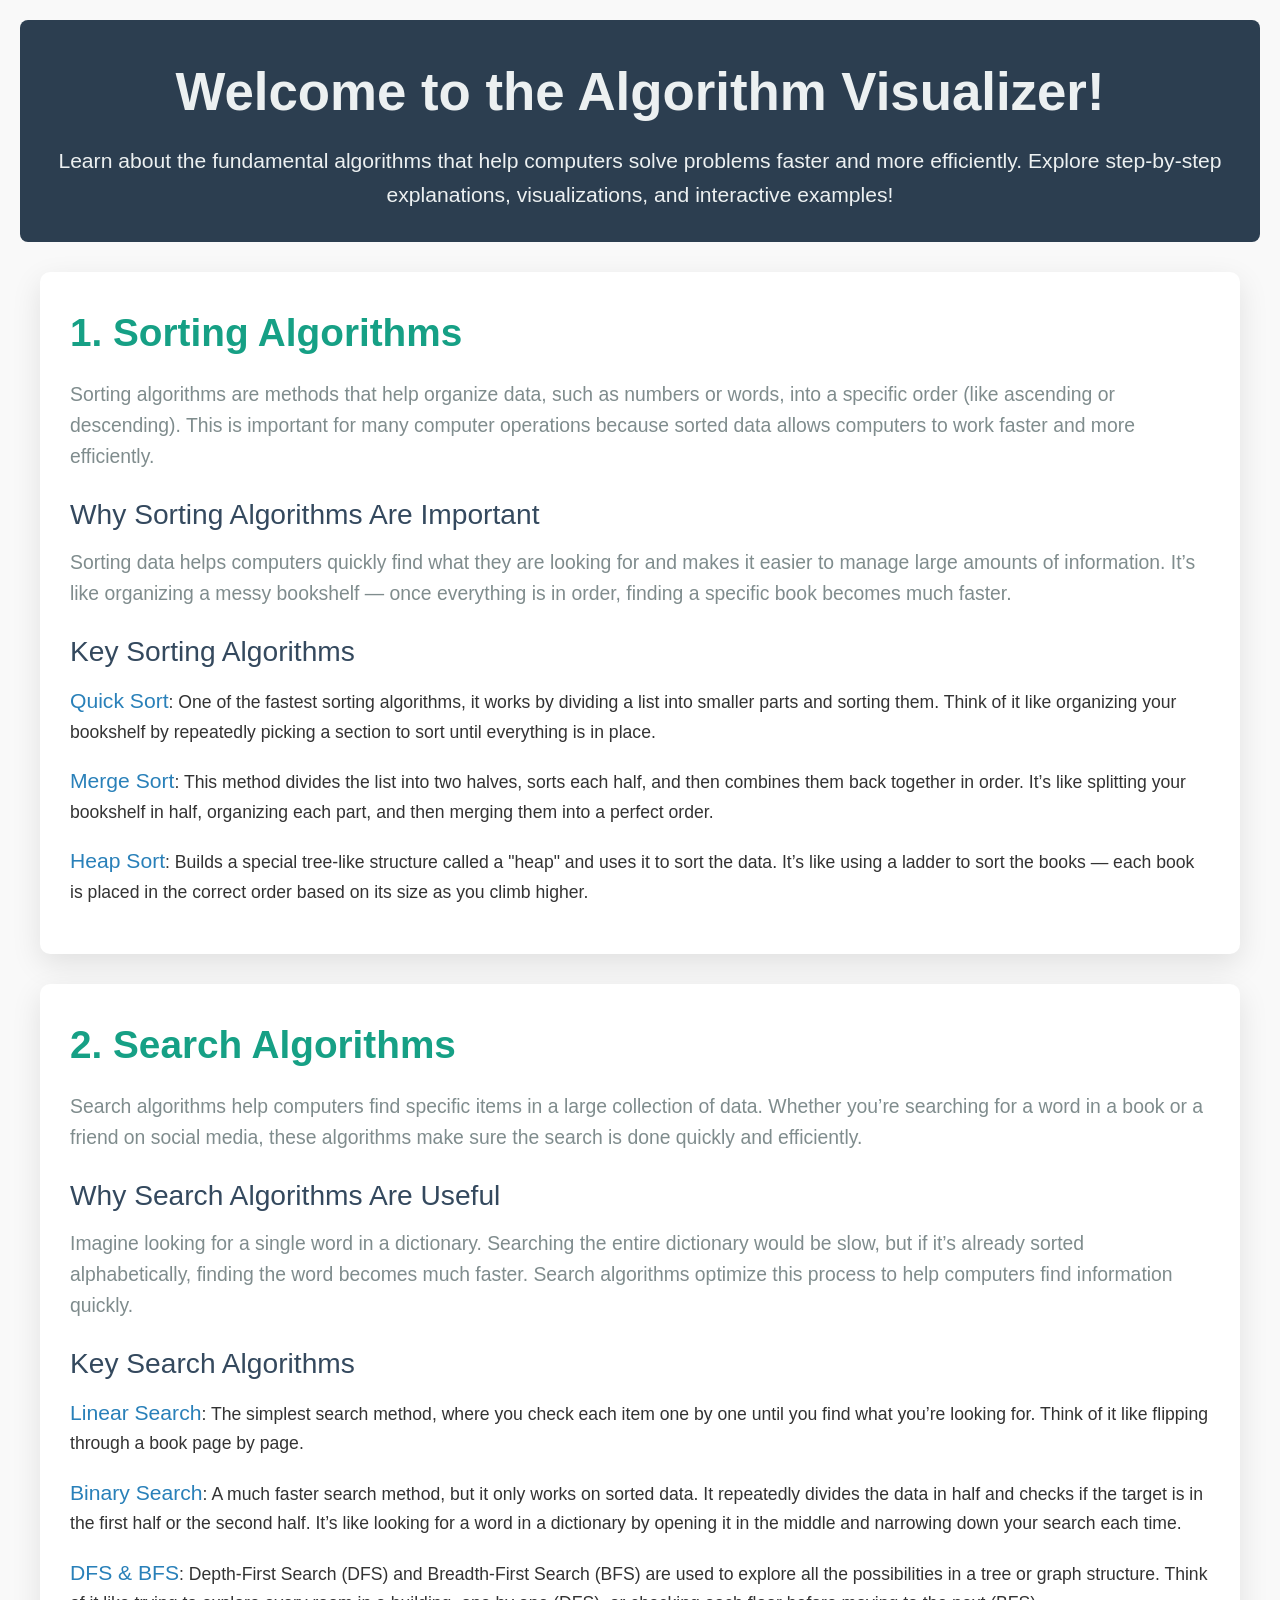
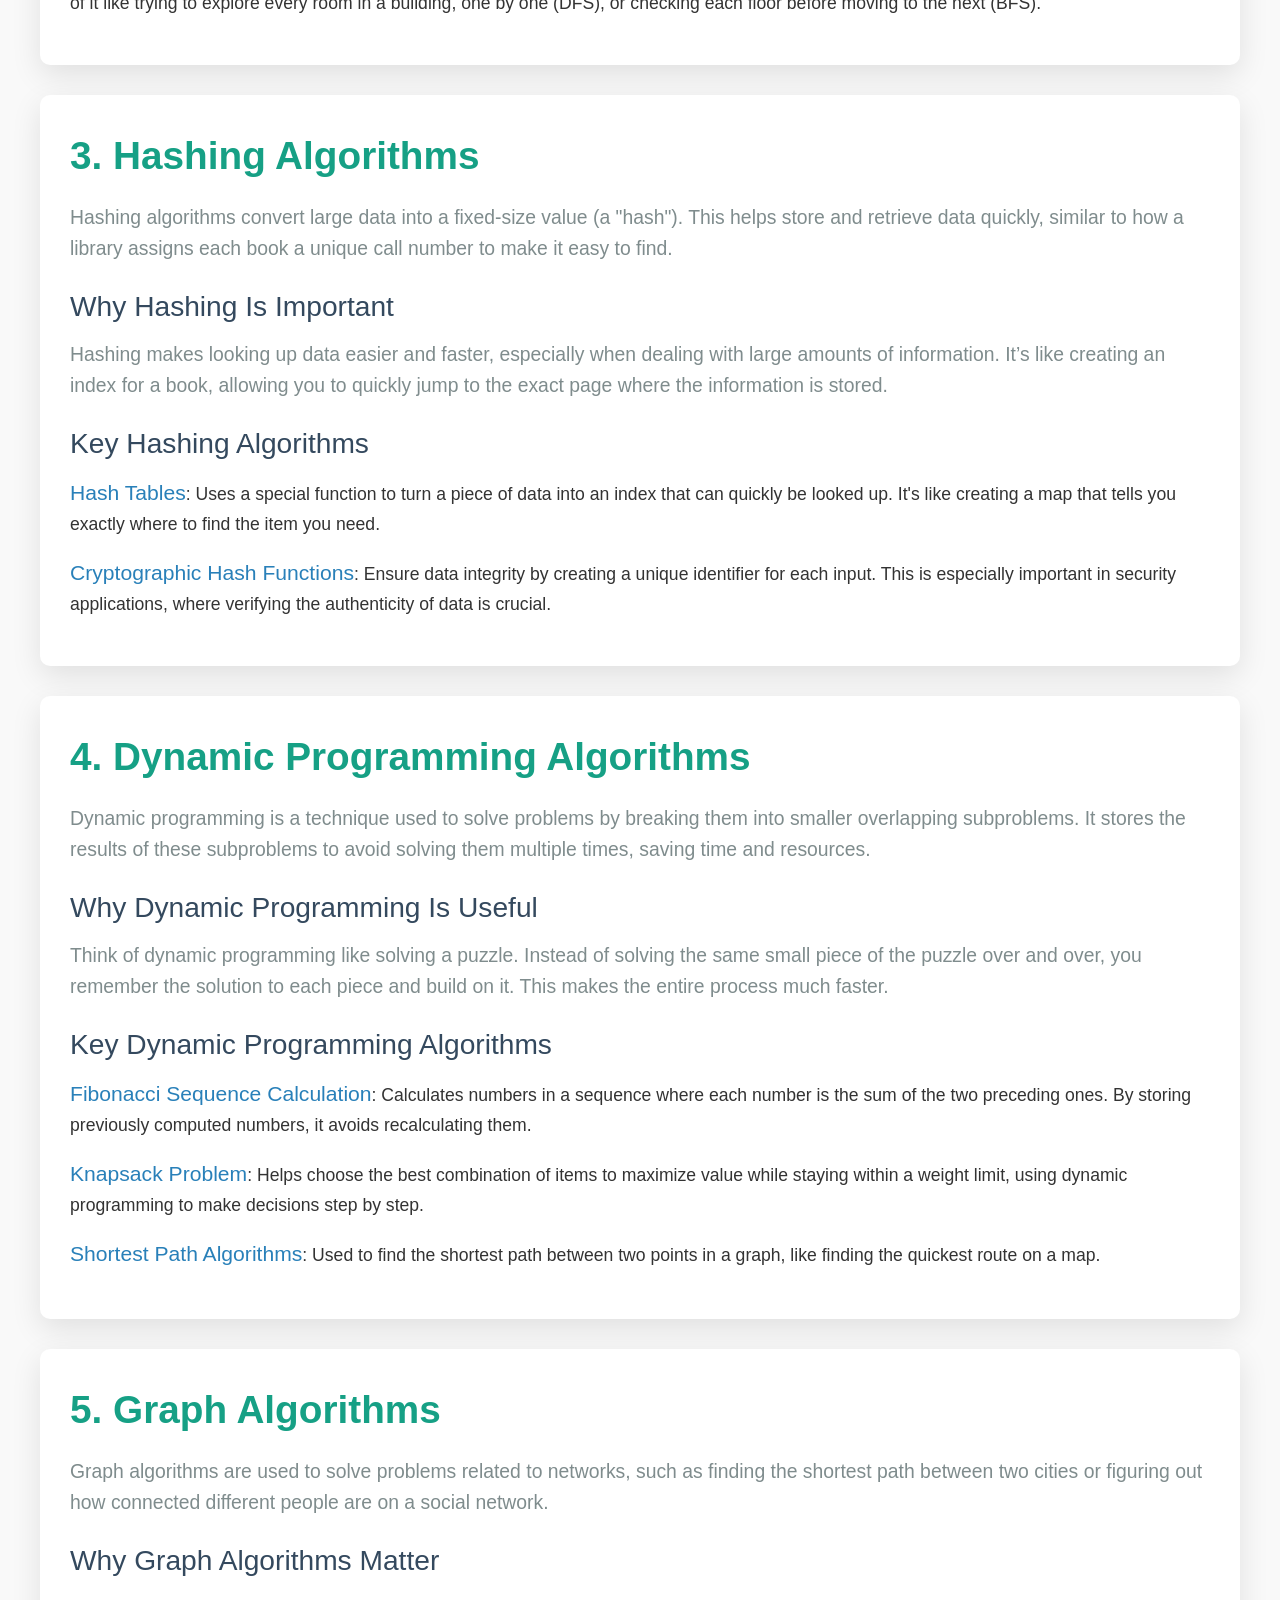
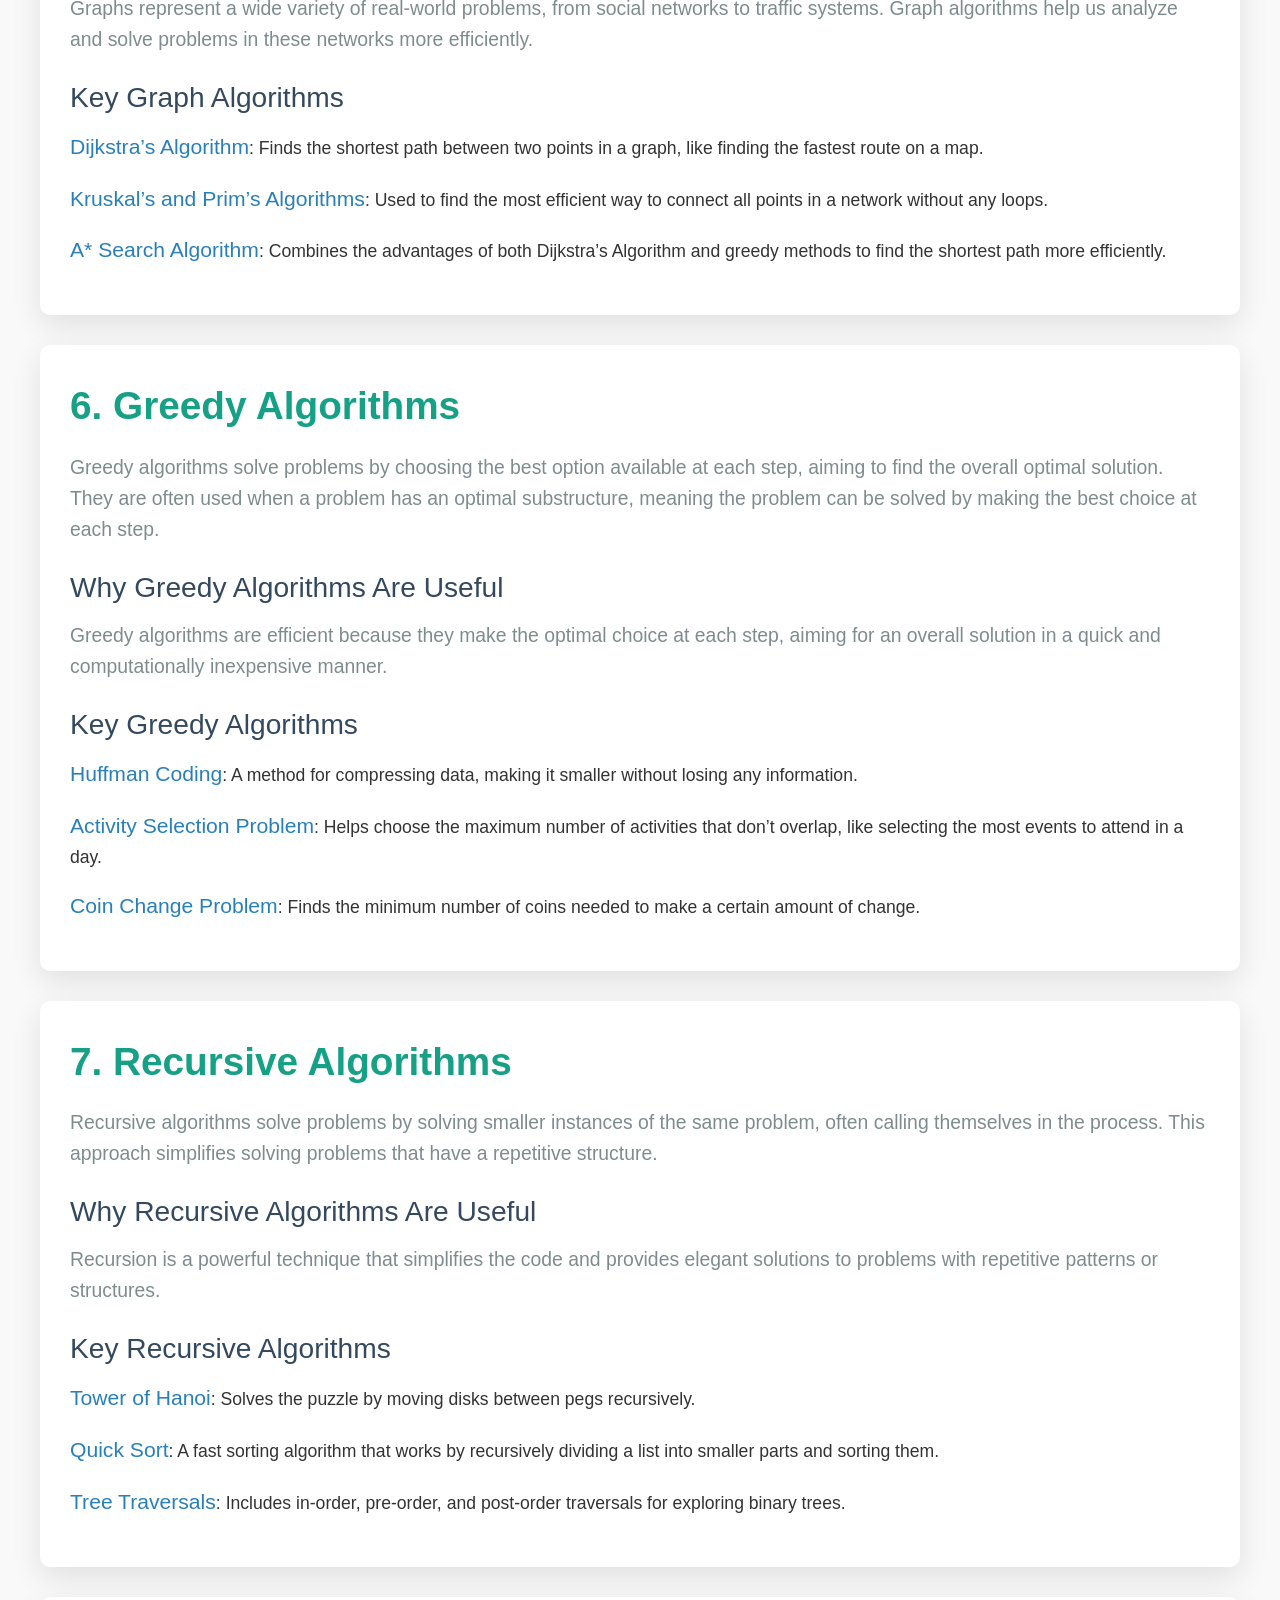
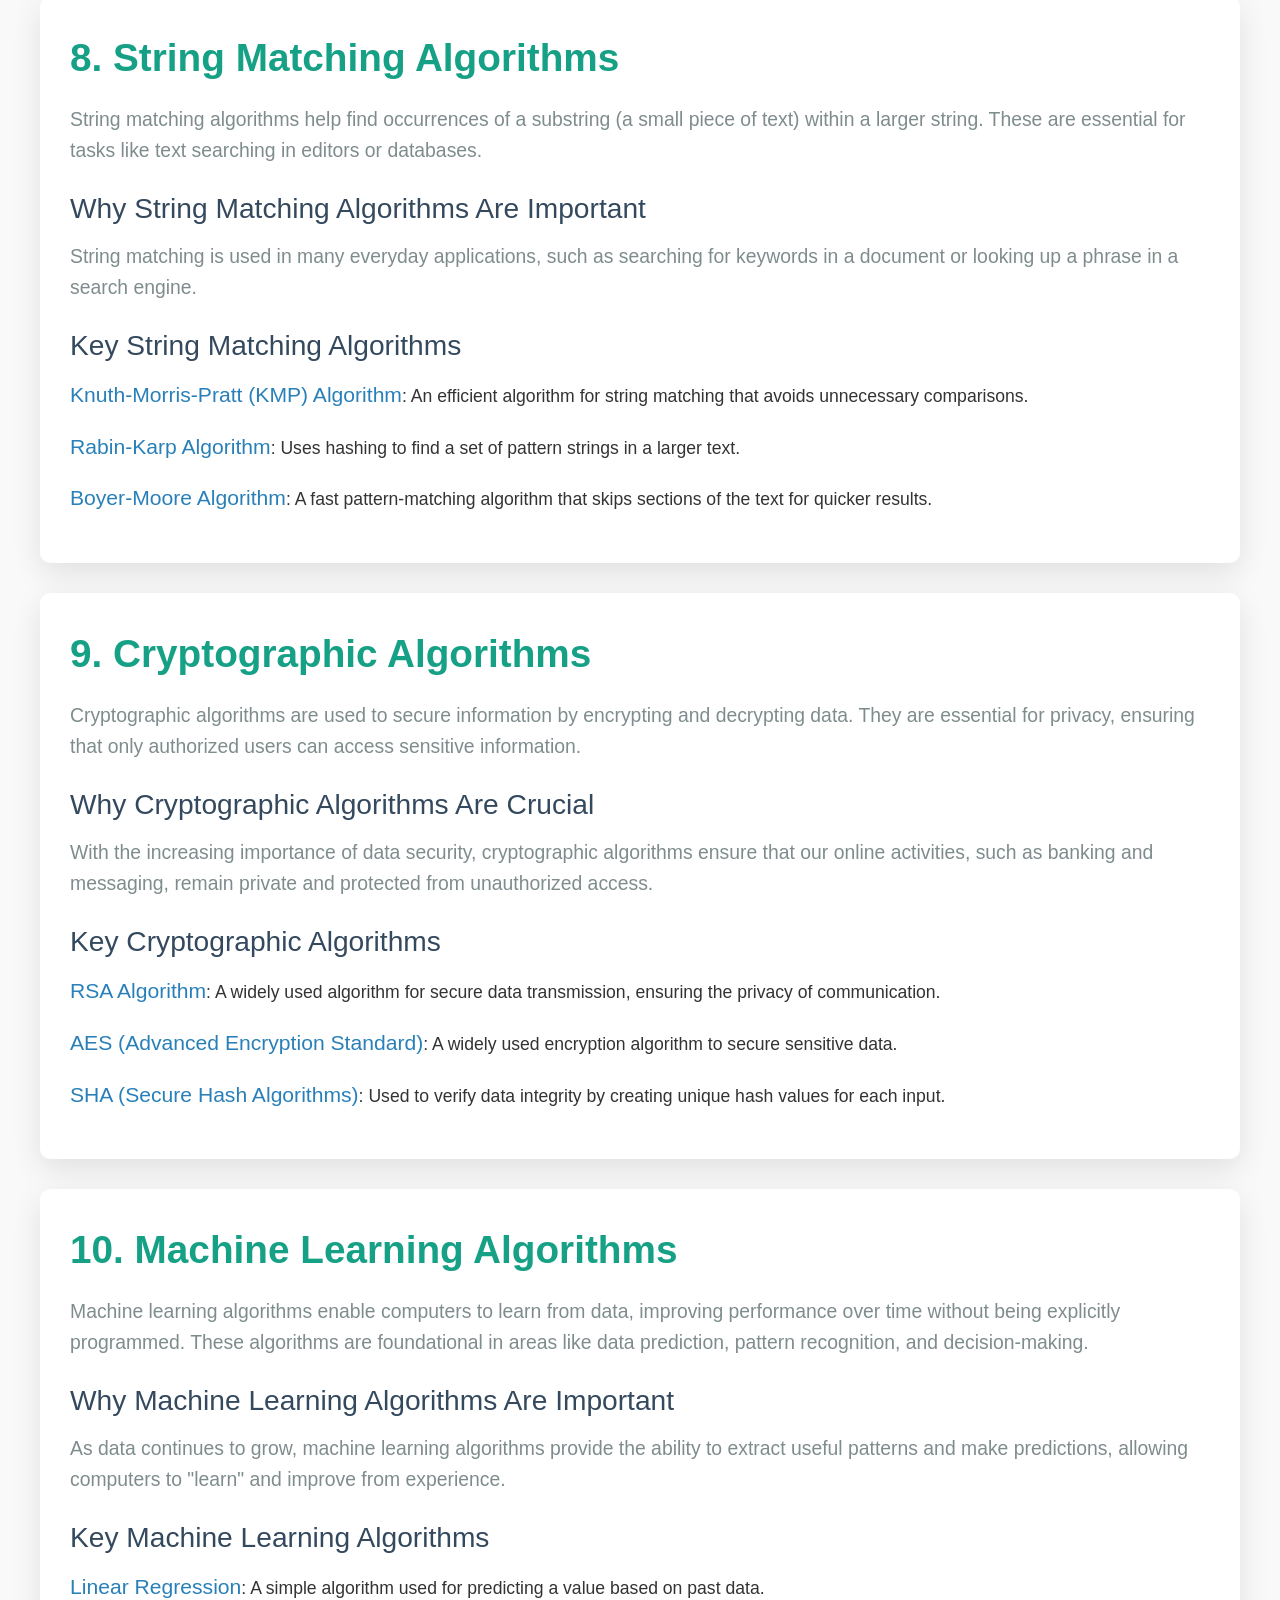
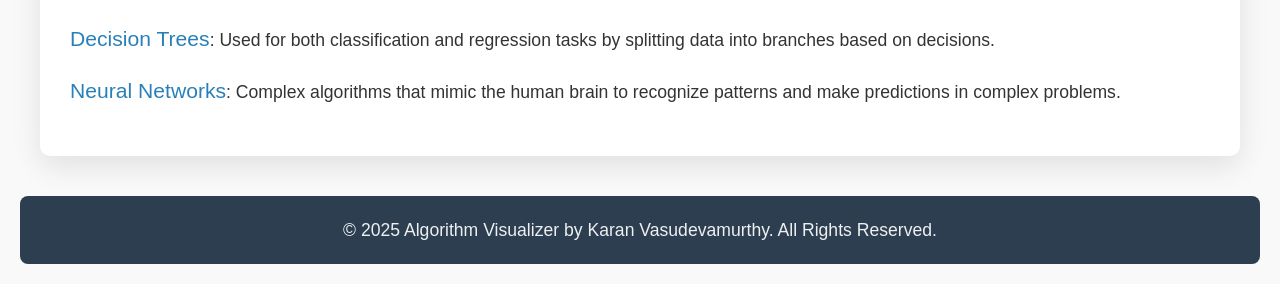
<file: index.html>
<!DOCTYPE html>
<html lang="en">
<head>
    <meta charset="UTF-8">
    <meta name="viewport" content="width=device-width, initial-scale=1.0">
    <title>Algorithm Visualizer</title>
    <link rel="stylesheet" href="styles.css">
</head>

<script>
    function showUnderConstruction() {
        alert("We are still working on this site! It should be up pretty soon.");
    }
</script>
<body>
    <header>
        <h1>Welcome to the Algorithm Visualizer!</h1>
        <p>Learn about the fundamental algorithms that help computers solve problems faster and more efficiently. Explore step-by-step explanations, visualizations, and interactive examples!</p>
    </header>

    <main>
        <section>
            <h2>1. Sorting Algorithms</h2>
            <p>Sorting algorithms are methods that help organize data, such as numbers or words, into a specific order (like ascending or descending). This is important for many computer operations because sorted data allows computers to work faster and more efficiently.</p>
            <h3>Why Sorting Algorithms Are Important</h3>
            <p>Sorting data helps computers quickly find what they are looking for and makes it easier to manage large amounts of information. It’s like organizing a messy bookshelf — once everything is in order, finding a specific book becomes much faster.</p>
            <h3>Key Sorting Algorithms</h3>
            <ul>
                <li><a href="algorithms/quick_sort.html">Quick Sort</a>: One of the fastest sorting algorithms, it works by dividing a list into smaller parts and sorting them. Think of it like organizing your bookshelf by repeatedly picking a section to sort until everything is in place.</li>
                <li><a href="#" onclick="showUnderConstruction(); return false;">Merge Sort</a>: This method divides the list into two halves, sorts each half, and then combines them back together in order. It’s like splitting your bookshelf in half, organizing each part, and then merging them into a perfect order.</li>
                <li><a href="#" onclick="showUnderConstruction(); return false;">Heap Sort</a>: Builds a special tree-like structure called a "heap" and uses it to sort the data. It’s like using a ladder to sort the books — each book is placed in the correct order based on its size as you climb higher.</li>
            </ul>
        </section>

        <section>
            <h2>2. Search Algorithms</h2>
            <p>Search algorithms help computers find specific items in a large collection of data. Whether you’re searching for a word in a book or a friend on social media, these algorithms make sure the search is done quickly and efficiently.</p>
            <h3>Why Search Algorithms Are Useful</h3>
            <p>Imagine looking for a single word in a dictionary. Searching the entire dictionary would be slow, but if it’s already sorted alphabetically, finding the word becomes much faster. Search algorithms optimize this process to help computers find information quickly.</p>
            <h3>Key Search Algorithms</h3>
            <ul>
                <li><a href="algorithms/linear_search.html">Linear Search</a>: The simplest search method, where you check each item one by one until you find what you’re looking for. Think of it like flipping through a book page by page.</li>
                <li><a href="#" onclick="showUnderConstruction(); return false;">Binary Search</a>: A much faster search method, but it only works on sorted data. It repeatedly divides the data in half and checks if the target is in the first half or the second half. It’s like looking for a word in a dictionary by opening it in the middle and narrowing down your search each time.</li>
                <li><a href="#" onclick="showUnderConstruction(); return false;">DFS & BFS</a>: Depth-First Search (DFS) and Breadth-First Search (BFS) are used to explore all the possibilities in a tree or graph structure. Think of it like trying to explore every room in a building, one by one (DFS), or checking each floor before moving to the next (BFS).</li>
            </ul>
        </section>

        <section>
            <h2>3. Hashing Algorithms</h2>
            <p>Hashing algorithms convert large data into a fixed-size value (a "hash"). This helps store and retrieve data quickly, similar to how a library assigns each book a unique call number to make it easy to find.</p>
            <h3>Why Hashing Is Important</h3>
            <p>Hashing makes looking up data easier and faster, especially when dealing with large amounts of information. It’s like creating an index for a book, allowing you to quickly jump to the exact page where the information is stored.</p>
            <h3>Key Hashing Algorithms</h3>
            <ul>
                <li><a href="#" onclick="showUnderConstruction(); return false;">Hash Tables</a>: Uses a special function to turn a piece of data into an index that can quickly be looked up. It's like creating a map that tells you exactly where to find the item you need.</li>
                <li><a href="#" onclick="showUnderConstruction(); return false;">Cryptographic Hash Functions</a>: Ensure data integrity by creating a unique identifier for each input. This is especially important in security applications, where verifying the authenticity of data is crucial.</li>
            </ul>
        </section>

        <section>
            <h2>4. Dynamic Programming Algorithms</h2>
            <p>Dynamic programming is a technique used to solve problems by breaking them into smaller overlapping subproblems. It stores the results of these subproblems to avoid solving them multiple times, saving time and resources.</p>
            <h3>Why Dynamic Programming Is Useful</h3>
            <p>Think of dynamic programming like solving a puzzle. Instead of solving the same small piece of the puzzle over and over, you remember the solution to each piece and build on it. This makes the entire process much faster.</p>
            <h3>Key Dynamic Programming Algorithms</h3>
            <ul>
                <li><a href="#" onclick="showUnderConstruction(); return false;">Fibonacci Sequence Calculation</a>: Calculates numbers in a sequence where each number is the sum of the two preceding ones. By storing previously computed numbers, it avoids recalculating them.</li>
                <li><a href="#" onclick="showUnderConstruction(); return false;">Knapsack Problem</a>: Helps choose the best combination of items to maximize value while staying within a weight limit, using dynamic programming to make decisions step by step.</li>
                <li><a href="#" onclick="showUnderConstruction(); return false;">Shortest Path Algorithms</a>: Used to find the shortest path between two points in a graph, like finding the quickest route on a map.</li>
            </ul>
        </section>

        <section>
            <h2>5. Graph Algorithms</h2>
            <p>Graph algorithms are used to solve problems related to networks, such as finding the shortest path between two cities or figuring out how connected different people are on a social network.</p>
            <h3>Why Graph Algorithms Matter</h3>
            <p>Graphs represent a wide variety of real-world problems, from social networks to traffic systems. Graph algorithms help us analyze and solve problems in these networks more efficiently.</p>
            <h3>Key Graph Algorithms</h3>
            <ul>
                <li><a href="#" onclick="showUnderConstruction(); return false;">Dijkstra’s Algorithm</a>: Finds the shortest path between two points in a graph, like finding the fastest route on a map.</li>
                <li><a href="#" onclick="showUnderConstruction(); return false;">Kruskal’s and Prim’s Algorithms</a>: Used to find the most efficient way to connect all points in a network without any loops.</li>
                <li><a href="#" onclick="showUnderConstruction(); return false;">A* Search Algorithm</a>: Combines the advantages of both Dijkstra’s Algorithm and greedy methods to find the shortest path more efficiently.</li>
            </ul>
        </section>

        <section>
            <h2>6. Greedy Algorithms</h2>
            <p>Greedy algorithms solve problems by choosing the best option available at each step, aiming to find the overall optimal solution. They are often used when a problem has an optimal substructure, meaning the problem can be solved by making the best choice at each step.</p>
            <h3>Why Greedy Algorithms Are Useful</h3>
            <p>Greedy algorithms are efficient because they make the optimal choice at each step, aiming for an overall solution in a quick and computationally inexpensive manner.</p>
            <h3>Key Greedy Algorithms</h3>
            <ul>
                <li><a href="#" onclick="showUnderConstruction(); return false;">Huffman Coding</a>: A method for compressing data, making it smaller without losing any information.</li>
                <li><a href="algorithms/activity_selection.html">Activity Selection Problem</a>: Helps choose the maximum number of activities that don’t overlap, like selecting the most events to attend in a day.</li>
                <li><a href="algorithms/coin_change_problem.html">Coin Change Problem</a>: Finds the minimum number of coins needed to make a certain amount of change.</li>
            </ul>
        </section>

        <section>
            <h2>7. Recursive Algorithms</h2>
            <p>Recursive algorithms solve problems by solving smaller instances of the same problem, often calling themselves in the process. This approach simplifies solving problems that have a repetitive structure.</p>
            <h3>Why Recursive Algorithms Are Useful</h3>
            <p>Recursion is a powerful technique that simplifies the code and provides elegant solutions to problems with repetitive patterns or structures.</p>
            <h3>Key Recursive Algorithms</h3>
            <ul>
                <li><a href="algorithms/tower_of_hanoi.html">Tower of Hanoi</a>: Solves the puzzle by moving disks between pegs recursively.</li>
                <li><a href="algorithms/quick_sort.html">Quick Sort</a>: A fast sorting algorithm that works by recursively dividing a list into smaller parts and sorting them.</li>
                <li><a href="algorithms/tree_traversals.html">Tree Traversals</a>: Includes in-order, pre-order, and post-order traversals for exploring binary trees.</li>
            </ul>
        </section>

        <section>
            <h2>8. String Matching Algorithms</h2>
            <p>String matching algorithms help find occurrences of a substring (a small piece of text) within a larger string. These are essential for tasks like text searching in editors or databases.</p>
            <h3>Why String Matching Algorithms Are Important</h3>
            <p>String matching is used in many everyday applications, such as searching for keywords in a document or looking up a phrase in a search engine.</p>
            <h3>Key String Matching Algorithms</h3>
            <ul>
                <li><a href="algorithms/kmp_algorithm.html">Knuth-Morris-Pratt (KMP) Algorithm</a>: An efficient algorithm for string matching that avoids unnecessary comparisons.</li>
                <li><a href="algorithms/rabin_karp_algorithm.html">Rabin-Karp Algorithm</a>: Uses hashing to find a set of pattern strings in a larger text.</li>
                <li><a href="algorithms/boyer_moore_algorithm.html">Boyer-Moore Algorithm</a>: A fast pattern-matching algorithm that skips sections of the text for quicker results.</li>
            </ul>
        </section>

        <section>
            <h2>9. Cryptographic Algorithms</h2>
            <p>Cryptographic algorithms are used to secure information by encrypting and decrypting data. They are essential for privacy, ensuring that only authorized users can access sensitive information.</p>
            <h3>Why Cryptographic Algorithms Are Crucial</h3>
            <p>With the increasing importance of data security, cryptographic algorithms ensure that our online activities, such as banking and messaging, remain private and protected from unauthorized access.</p>
            <h3>Key Cryptographic Algorithms</h3>
            <ul>
                <li><a href="algorithms/rsa_algorithm.html">RSA Algorithm</a>: A widely used algorithm for secure data transmission, ensuring the privacy of communication.</li>
                <li><a href="algorithms/aes_algorithm.html">AES (Advanced Encryption Standard)</a>: A widely used encryption algorithm to secure sensitive data.</li>
                <li><a href="algorithms/sha_algorithm.html">SHA (Secure Hash Algorithms)</a>: Used to verify data integrity by creating unique hash values for each input.</li>
            </ul>
        </section>

        <section>
            <h2>10. Machine Learning Algorithms</h2>
            <p>Machine learning algorithms enable computers to learn from data, improving performance over time without being explicitly programmed. These algorithms are foundational in areas like data prediction, pattern recognition, and decision-making.</p>
            <h3>Why Machine Learning Algorithms Are Important</h3>
            <p>As data continues to grow, machine learning algorithms provide the ability to extract useful patterns and make predictions, allowing computers to "learn" and improve from experience.</p>
            <h3>Key Machine Learning Algorithms</h3>
            <ul>
                <li><a href="algorithms/linear_regression.html">Linear Regression</a>: A simple algorithm used for predicting a value based on past data.</li>
                <li><a href="algorithms/decision_trees.html">Decision Trees</a>: Used for both classification and regression tasks by splitting data into branches based on decisions.</li>
                <li><a href="algorithms/neural_networks.html">Neural Networks</a>: Complex algorithms that mimic the human brain to recognize patterns and make predictions in complex problems.</li>
            </ul>
        </section>

    </main>

    <footer>
        <p>&copy; 2025 Algorithm Visualizer by Karan Vasudevamurthy. All Rights Reserved.</p>
    </footer>
</body>
</html>
</file>
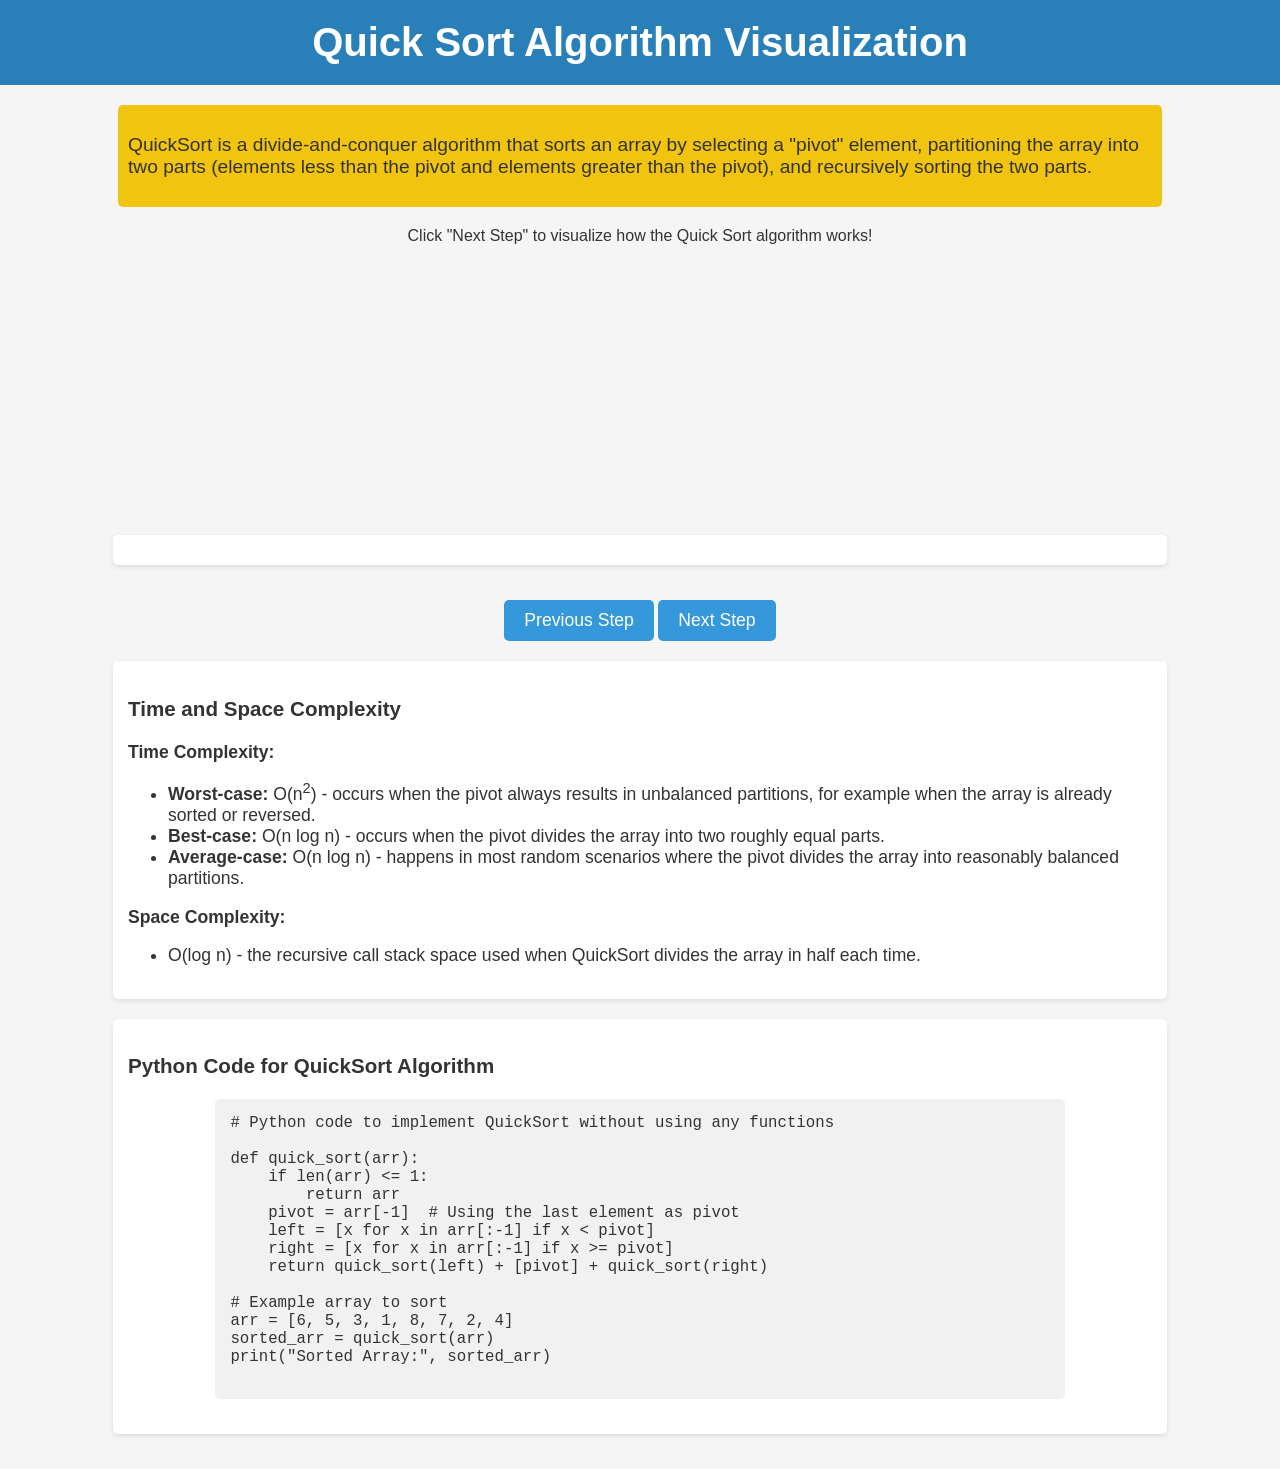
<file: algorithms/quick_sort.html>
<!DOCTYPE html>
<html lang="en">
<head>
    <meta charset="UTF-8">
    <meta name="viewport" content="width=device-width, initial-scale=1.0">
    <title>Quick Sort Algorithm Visualization</title>
    <style>
        body {
            font-family: Arial, sans-serif;
            background-color: #f5f5f5;
            margin: 0;
            padding: 0;
            color: #333;
        }

        header {
            background-color: #2980b9;
            color: white;
            text-align: center;
            padding: 20px;
        }

        h1 {
            margin: 0;
            font-size: 2.5em;
        }

        #intro {
            background-color: #f1c40f;
            padding: 10px;
            margin: 20px auto;
            width: 80%;
            border-radius: 5px;
            font-size: 1.2em;
        }

        .array-container {
            display: flex;
            justify-content: center;
            align-items: flex-end;
            margin-top: 20px;
            height: 250px;
            width: 80%;
            margin: 20px auto;
        }

        .array-bar {
            width: 50px;
            margin: 0 5px;
            background-color: #3498db;
            display: flex;
            justify-content: center;
            align-items: center;
            color: white;
            font-size: 16px;
            border-radius: 5px;
        }

        .highlight {
            background-color: #e74c3c;
        }

        .sorted {
            background-color: #2ecc71;
        }

        button {
            background-color: #3498db;
            color: white;
            padding: 10px 20px;
            border: none;
            border-radius: 5px;
            font-size: 1.1em;
            cursor: pointer;
            margin-top: 15px;
        }

        button:hover {
            background-color: #2980b9;
        }

        #explanation {
            margin-top: 20px;
            background-color: #ffffff;
            padding: 15px;
            border-radius: 5px;
            box-shadow: 0 2px 5px rgba(0, 0, 0, 0.1);
            width: 80%;
            margin: 20px auto;
            font-size: 1.1em;
        }

        #complexity {
            background-color: #ffffff;
            padding: 15px;
            border-radius: 5px;
            box-shadow: 0 2px 5px rgba(0, 0, 0, 0.1);
            width: 80%;
            margin: 20px auto;
            text-align: left;
            font-size: 1.1em;
        }

        pre {
            background-color: #f1f1f1;
            padding: 15px;
            border-radius: 5px;
            font-size: 1.1em;
            overflow-x: auto;
            white-space: pre-wrap;
            width: 80%;
            margin: 20px auto;
        }
    </style>
</head>
<body>

<header>
    <h1>Quick Sort Algorithm Visualization</h1>
</header>

<!-- Introduction Explanation -->
<div id="intro">
    <p>QuickSort is a divide-and-conquer algorithm that sorts an array by selecting a "pivot" element, 
       partitioning the array into two parts (elements less than the pivot and elements greater than the pivot), 
       and recursively sorting the two parts.</p>
</div>

<p align="center">Click "Next Step" to visualize how the Quick Sort algorithm works!</p>

<!-- Array Visualization -->
<div class="array-container" id="array-container"></div>

<!-- Explanation -->
<div id="explanation"></div>

<!-- Navigation Buttons -->
<div style="text-align: center;">
    <button onclick="prevStep()">Previous Step</button>
    <button onclick="nextStep()">Next Step</button>
</div>

<!-- Time and Space Complexity Explanation -->
<div id="complexity">
    <h3>Time and Space Complexity</h3>
    <p><strong>Time Complexity:</strong></p>
    <ul>
        <li><strong>Worst-case:</strong> O(n<sup>2</sup>) - occurs when the pivot always results in unbalanced partitions, for example when the array is already sorted or reversed.</li>
        <li><strong>Best-case:</strong> O(n log n) - occurs when the pivot divides the array into two roughly equal parts.</li>
        <li><strong>Average-case:</strong> O(n log n) - happens in most random scenarios where the pivot divides the array into reasonably balanced partitions.</li>
    </ul>

    <p><strong>Space Complexity:</strong></p>
    <ul>
        <li>O(log n) - the recursive call stack space used when QuickSort divides the array in half each time.</li>
    </ul>
</div>

<!-- Python Code Implementation Section -->
<div id="complexity">
    <h3>Python Code for QuickSort Algorithm</h3>
    <pre>
# Python code to implement QuickSort without using any functions

def quick_sort(arr):
    if len(arr) <= 1:
        return arr
    pivot = arr[-1]  # Using the last element as pivot
    left = [x for x in arr[:-1] if x < pivot]
    right = [x for x in arr[:-1] if x >= pivot]
    return quick_sort(left) + [pivot] + quick_sort(right)

# Example array to sort
arr = [6, 5, 3, 1, 8, 7, 2, 4]
sorted_arr = quick_sort(arr)
print("Sorted Array:", sorted_arr)
    </pre>
</div>

<script>
// Initial array for sorting
let array = [6, 5, 3, 1, 8, 7, 2, 4];
let steps = [];
let currentStep = 0;

// Generate array bars to visualize the elements
function generateArrayBars(arr) {
    const container = document.getElementById("array-container");
    container.innerHTML = '';  // Clear previous bars

    arr.forEach(value => {
        const bar = document.createElement("div");
        bar.classList.add("array-bar");
        bar.style.height = `${value * 30}px`; // Scaling the height of the bars
        bar.textContent = value;
        container.appendChild(bar);
    });
}

// Function to swap elements in the array
function swap(array, i, j) {
    const temp = array[i];
    array[i] = array[j];
    array[j] = temp;
}

// Track the steps for visualizing the algorithm
function addToTrace(trace, array, highlighted = [], sorted = []) {
    trace.push({ array: [...array], highlighted, sorted });
}

// Quick Sort Algorithm
function quickSort(array, start, end) {
    if (start >= end) return;

    const pivot = end; // We pick the last element as the pivot for simplicity

    // Visualize: Mark the pivot
    addToTrace(steps, array, [pivot]);

    let i = start - 1;

    // Partition the array around the pivot
    for (let j = start; j <= end - 1; j++) {
        if (array[j] < array[pivot]) {
            i++;
            swap(array, i, j);
            addToTrace(steps, array, [pivot], [i, j]);
        }
    }

    swap(array, i + 1, end); // Move pivot to its correct position
    addToTrace(steps, array, [i + 1], [i + 1]);

    // Recursively sort the left and right partitions
    quickSort(array, start, i);
    quickSort(array, i + 2, end);
}

// Initialize the steps array and call quickSort
addToTrace(steps, array);
quickSort(array, 0, array.length - 1);

// Function to handle the steps and update the visualization
function nextStep() {
    if (currentStep < steps.length) {
        const step = steps[currentStep];
        generateArrayBars(step.array);

        // Highlight sorted and current elements
        const bars = document.querySelectorAll('.array-bar');
        step.highlighted.forEach(index => {
            bars[index].classList.add("highlight");
        });
        step.sorted.forEach(index => {
            bars[index].classList.add("sorted");
        });

        // Update explanation dynamically
        const explanation = document.getElementById("explanation");

        if (currentStep === 0) {
            explanation.innerHTML = `Step 1: Choosing the Pivot - We pick the last element ${step.array[step.highlighted[0]]} as the pivot. The pivot helps split the array into smaller parts.`;
        } else if (step.sorted.length > 0) {
            explanation.innerHTML = `Step ${currentStep + 1}: Moving the Pivot - After partitioning, the pivot ${step.array[step.highlighted[0]]} is now in its correct position.`;
        } else {
            explanation.innerHTML = `Step ${currentStep + 1}: Partitioning the Array - Elements are compared with the pivot and placed accordingly.`;
        }

        currentStep++;
    } else {
        document.getElementById("explanation").innerHTML = "<strong>Sorting Complete!</strong> The array is fully sorted.";
    }
}

// Function to handle going to the previous step
function prevStep() {
    if (currentStep > 0) {
        currentStep--;
        const step = steps[currentStep];
        generateArrayBars(step.array);

        // Highlight sorted and current elements
        const bars = document.querySelectorAll('.array-bar');
        step.highlighted.forEach(index => {
            bars[index].classList.add("highlight");
        });
        step.sorted.forEach(index => {
            bars[index].classList.add("sorted");
        });

        // Update explanation dynamically
        const explanation = document.getElementById("explanation");

        if (currentStep === 0) {
            explanation.innerHTML = `Step 1: Choosing the Pivot - We pick the last element ${step.array[step.highlighted[0]]} as the pivot. The pivot helps split the array into smaller parts.`;
        } else if (step.sorted.length > 0) {
            explanation.innerHTML = `Step ${currentStep + 1}: Moving the Pivot - After partitioning, the pivot ${step.array[step.highlighted[0]]} is now in its correct position.`;
        } else {
            explanation.innerHTML = `Step ${currentStep + 1}: Partitioning the Array - Elements are compared with the pivot and placed accordingly.`;
        }
    }
}
</script>

</body>
</html>
</file>
<file: styles.css>
/* Global styles */
* {
    margin: 0;
    padding: 0;
    box-sizing: border-box;
    font-family: 'Helvetica Neue', Arial, sans-serif;
}

body {
    background-color: #f9f9f9;
    color: #333;
    line-height: 1.6;
    padding: 20px;
    font-size: 1.1em;
}

/* Header */
header {
    text-align: center;
    margin-bottom: 30px;
    background-color: #2C3E50; /* Deep Blue */
    color: #ecf0f1; /* Light Gray */
    padding: 30px;
    border-radius: 8px;
}

header h1 {
    font-size: 3em;
    margin-bottom: 10px;
    font-weight: 600;
}

header p {
    font-size: 1.2em;
    margin-top: 10px;
}

/* Main Section */
main {
    max-width: 1200px;
    margin: 0 auto;
}

/* Sections */
section {
    background-color: #ffffff; /* White Background */
    padding: 30px;
    margin-bottom: 30px;
    border-radius: 10px;
    box-shadow: 0 10px 30px rgba(0, 0, 0, 0.1);
    transition: transform 0.3s ease, box-shadow 0.3s ease;
}

section:hover {
    transform: translateY(-5px);
    box-shadow: 0 20px 50px rgba(0, 0, 0, 0.1);
}

section h2 {
    font-size: 2.2em;
    color: #16A085; /* Teal */
    margin-bottom: 15px;
    font-weight: 600;
}

section h3 {
    font-size: 1.6em;
    margin-bottom: 10px;
    color: #34495E; /* Dark Gray */
    font-weight: 500;
}

section p {
    font-size: 1.1em;
    margin-bottom: 20px;
    color: #7f8c8d; /* Medium Gray */
}

section ul {
    list-style-type: none;
    padding-left: 0;
}

section ul li {
    margin-bottom: 18px;
}

section ul li a {
    font-size: 1.2em;
    color: #2980B9; /* Bright Blue */
    text-decoration: none;
    font-weight: 500;
    transition: color 0.3s ease;
}

section ul li a:hover {
    color: #8E44AD; /* Purple */
}

/* Footer */
footer {
    text-align: center;
    margin-top: 40px;
    padding: 20px;
    background-color: #2C3E50; /* Deep Blue */
    color: #ecf0f1; /* Light Gray */
    border-radius: 8px;
}

/* Responsive Styles */
@media (max-width: 768px) {
    header h1 {
        font-size: 2.5em;
    }

    header p {
        font-size: 1em;
    }

    section h2 {
        font-size: 1.8em;
    }

    section h3 {
        font-size: 1.4em;
    }

    section p {
        font-size: 1em;
    }

    section ul li a {
        font-size: 1.1em;
    }
}
</file>
